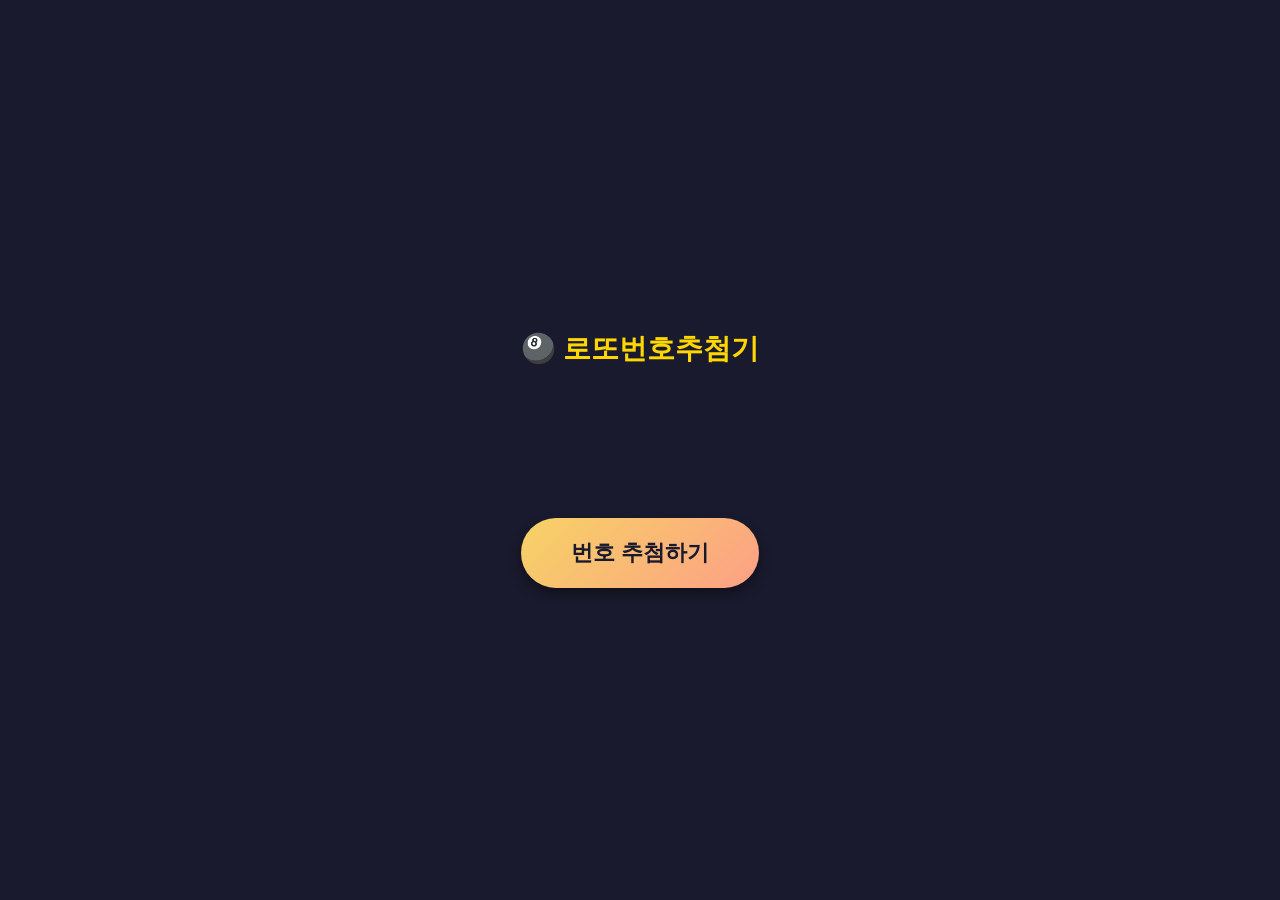
<file: lotto/index.html>
<!DOCTYPE html>
<html>
<head>
  <base target="_top">
  <meta charset="UTF-8">
  <title>로또번호생성기</title>
  
  <!-- 모바일 웹앱 설정 -->
 <meta name="theme-color" content="#7C3AED">
 <meta name="mobile-web-app-capable" content="yes">
 <meta name="apple-mobile-web-app-capable" content="yes">
 <meta name="apple-mobile-web-app-title" content="로또번호생성기">
 <meta name="apple-mobile-web-app-status-bar-style" content="default">

 <!-- 파비콘 / 앱 아이콘 -->
 <link rel="icon" href="logo.png">
 <link rel="apple-touch-icon" href="logo.png">

  <style>
    /* 전체 배경 설정 - 어두운 색 */
    body {
      background-color: #1a1a2e;
      color: white;
      font-family: 'Arial', sans-serif;
      display: flex;
      flex-direction: column;
      align-items: center;      /* 가로 가운데 정렬 */
      justify-content: center;  /* 세로 가운데 정렬 */
      min-height: 100vh;
      margin: 0;
      padding: 20px;
      box-sizing: border-box;
      text-align: center;
    }

    /* 제목 스타일 */
    h1 {
      font-size: 28px;
      margin-bottom: 30px;
      color: #ffd700; /* 금색 느낌 */
    }

    /* 로또 번호 ball들이 들어갈 영역 */
    #numArea {
      display: flex;
      gap: 15px;
      flex-wrap: wrap;          /* 화면이 작으면 자동 줄바꿈 */
      justify-content: center;
      margin-bottom: 40px;
      min-height: 80px;
    }

    /* 번호 ball 기본 모양 (동그라미) */
    .ball-num {
      width: 60px;1
      height: 60px;
      border-radius: 50%;       /* 완전한 원 모양 */
      display: flex;
      align-items: center;
      justify-content: center;
      font-size: 22px;
      font-weight: bold;
      color: #1a1a2e;           /* 배경이 밝으니 글씨는 어둡게 */
      box-shadow: 0 4px 8px rgba(0,0,0,0.4); /* 입체감 있는 그림자 */
      animation: ball-appearance 0.4s ease;
    }

    /* ball이 하나씩 나타나는 애니메이션 */
    @keyframes ball-appearance {
      from { transform: scale(0); opacity: 0; }
      to { transform: scale(1); opacity: 1; }
    }

    /* 번호 범위별 색깔 지정 */
    .color-yellow { background-color: #ffe066; } /* 1~10 */
    .color-blue { background-color: #4dabf7; } /* 11~20 */
    .color-red { background-color: #ff6b6b; } /* 21~30 */
    .color-gray { background-color: #ced4da; } /* 31~40 */
    .color-green { background-color: #69db7c; } /* 41~45 */

    /* 추첨 버튼 스타일 - 크고 누르기 쉽게 */
    #clickBtn {
      font-size: 22px;
      font-weight: bold;
      padding: 20px 50px;
      border: none;
      border-radius: 50px;      /* 둥근 알약 모양 버튼 */
      background: linear-gradient(135deg, #f6d365, #fda085);
      color: #1a1a2e;
      cursor: pointer;
      box-shadow: 0 6px 12px rgba(0,0,0,0.4);
      transition: transform 0.15s ease; /* 눌렀을 때 부드러운 느낌 */
    }

    /* 버튼을 누르는 순간(active) 살짝 작아지는 효과 */
    #clickBtn:active {
      transform: scale(0.95);
    }

    /* 모바일 화면 대응 - ball 크기와 버튼 크기 살짝 축소 */
    @media (max-width: 400px) {
      .ball-num {
        width: 50px;
        height: 50px;
        font-size: 18px;
      }
      #clickBtn {
        font-size: 18px;
        padding: 16px 36px;
      }
    }
  </style>
</head>
<body>
<!-- 제목구간 -->
  <h1>🎱 로또번호추첨기</h1>

  <!-- 추첨된 번호 ball들이 표시될 영역 -->
  <div id="numArea"></div>

  <!-- 클릭하면 번호를 추첨하는 버튼 -->
  <button id="clickBtn" onclick="lottoDraw()">번호 추첨하기</button>

  <script>
    // 번호 범위에 따라 색깔 클래스를 반환해주는 함수
    function getColorClass(num) {
      if (num <= 10) return 'color-yellow';        // 1~10
      if (num <= 20) return 'color-blue';        // 11~20
      if (num <= 30) return 'color-red';        // 21~30
      if (num <= 40) return 'color-gray';        // 31~40
      return 'color-green';                        // 41~45
    }

    // 1~45 사이에서 중복 없는 num 6개를 뽑는 함수
    function lottoGenerator() {
      const numList = new Set(); // Set을 쓰면 중복된 num가 자동으로 걸러짐

      // 6개가 채워질 때까지 랜덤 num를 계속 뽑음
      while (numList.size < 6) {
        const randomNum = Math.floor(Math.random() * 45) + 1; // 1~45 사이 정수
        numList.add(randomNum);
      }

      // Set을 배열로 바꾸고 오름차순으로 정렬
      return Array.from(numList).sort((a, b) => a - b);
    }

    // 버튼 클릭 시 실행되는 메인 함수
    function lottoDraw() {
      const numArea = document.getElementById('numArea');
      numArea.innerHTML = ''; // 이전에 뽑았던 번호 지우기

      const selectedNums = lottoGenerator(); // 새로운 번호 6개 뽑기

      // 뽑힌 번호를 하나씩 화면에 ball 모양으로 추가
      selectedNums.forEach(function(num, index) {
        const ball = document.createElement('div');
        ball.className = 'ball-num ' + getColorClass(num); // 기본 모양 + 색깔 클래스
        ball.textContent = num;

        // ball이 하나씩 순서대로 나타나도록 살짝 시간차를 줌
        ball.style.animationDelay = (index * 0.1) + 's';

        numArea.appendChild(ball);
      });
    }
  </script>

</body>
</html>
</file>
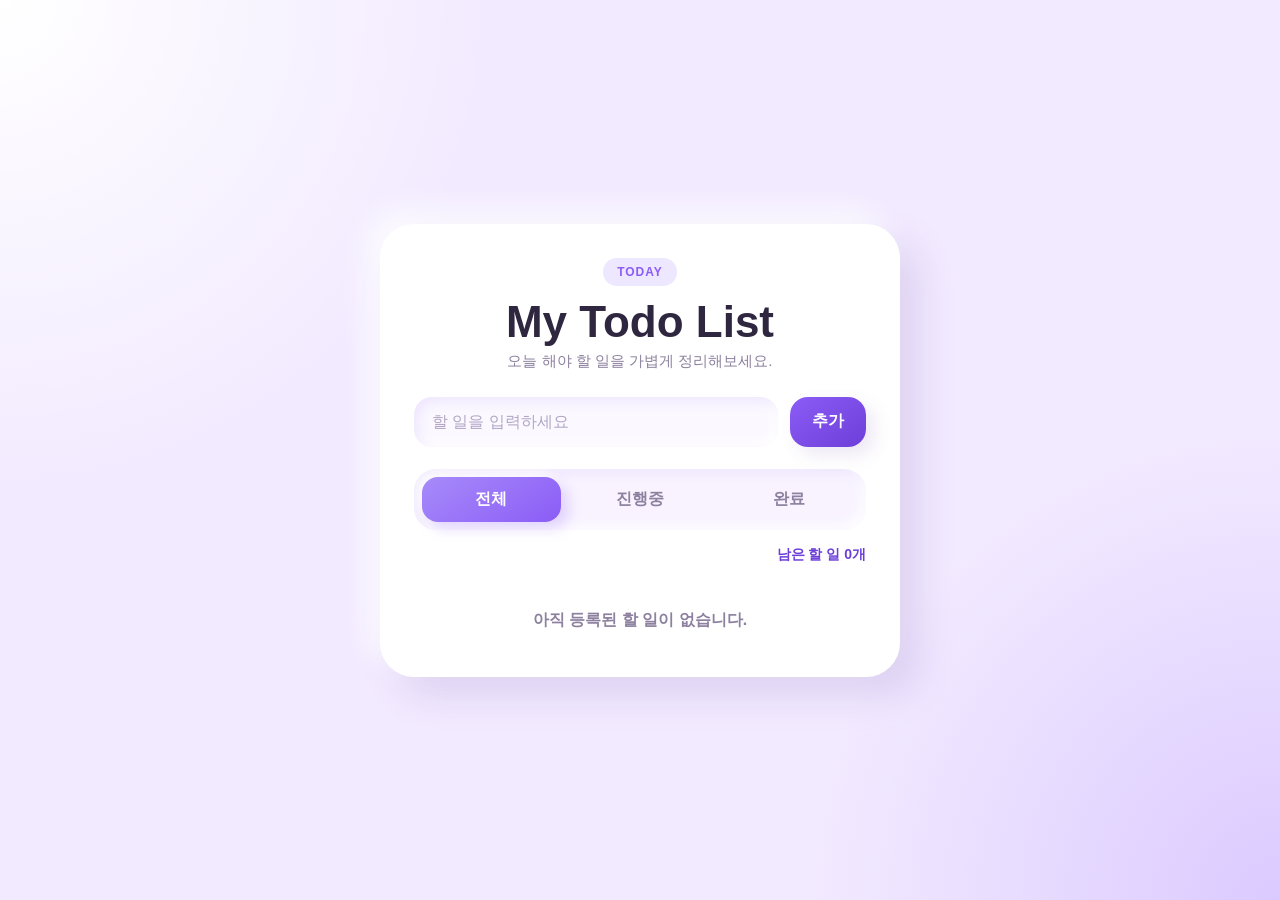
<file: todo-clay-app/index.html>
<!DOCTYPE html>
<html lang="ko">
<head>
  <meta charset="UTF-8" />
  <meta name="viewport" content="width=device-width, initial-scale=1.0" />
  <title>Clay Todo List</title>
  <link rel="stylesheet" href="./css/style.css" />
</head>
<body>
  <main class="app">
    <section class="todo-card" aria-labelledby="app-title">
      <div class="app-header">
        <span class="badge">TODAY</span>
        <h1 id="app-title">My Todo List</h1>
        <p>오늘 해야 할 일을 가볍게 정리해보세요.</p>
      </div>

      <form class="todo-form" id="todoForm">
        <label class="sr-only" for="todoInput">할 일 입력</label>
        <input
          type="text"
          id="todoInput"
          placeholder="할 일을 입력하세요"
          autocomplete="off"
        />
        <button type="submit">추가</button>
      </form>

      <div class="filter-tabs" role="tablist" aria-label="할 일 필터">
        <button type="button" class="tab active" data-filter="all">전체</button>
        <button type="button" class="tab" data-filter="active">진행중</button>
        <button type="button" class="tab" data-filter="completed">완료</button>
      </div>

      <div class="todo-info">
        <span id="leftCount">남은 할 일 0개</span>
      </div>

      <ul class="todo-list" id="todoList" aria-live="polite"></ul>

      <p class="empty-message" id="emptyMessage">아직 등록된 할 일이 없습니다.</p>
    </section>
  </main>

  <script src="./js/app.js"></script>
</body>
</html>
</file>
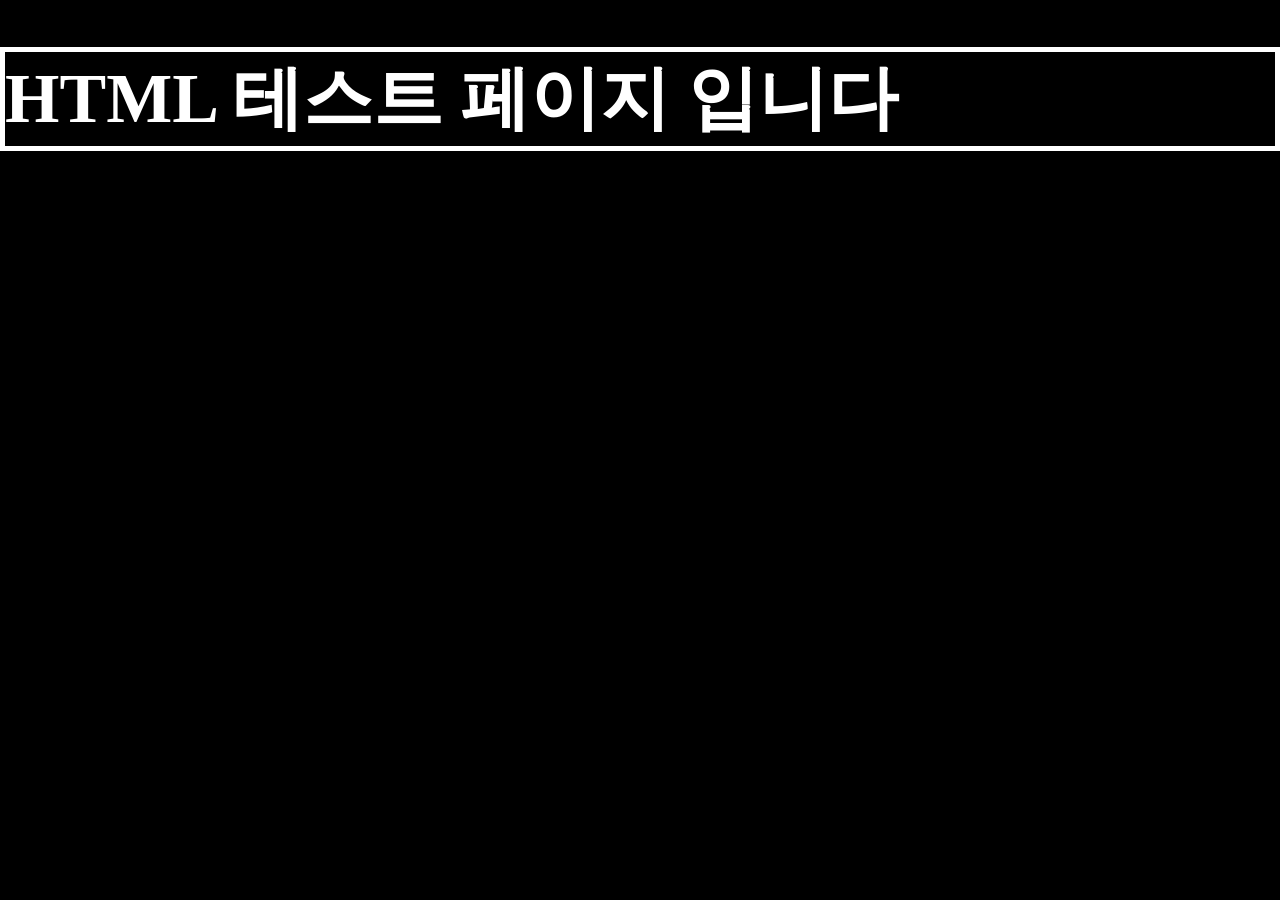
<file: todo-clay-app/ex_test.html>
<!DOCTYPE html>
<html lang="en">
<head>
    <meta charset="UTF-8">
    <meta http-equiv="X-UA-Compatible" content="IE=edge">
    <meta name="viewport" content="width=device-width, initial-scale=1.0">
    <title>Document</title>
</head>
<body>
    <h1>HTML 테스트 페이지 입니다 </h1>
    <style>
        body {background-color: black;
        margin: 0;
    padding: 0;}
        h1 {border: 5px solid #fff;
            font-size: 70px;
        color: #fff;}
        

    </style>
</body>
</html>
</file>
<file: todo-clay-app/css/style.css>
:root {
  --bg: #f2eaff;
  --card: #ffffff;
  --primary: #8b5cf6;
  --primary-dark: #6d3fd8;
  --primary-light: #ede7ff;
  --text: #2f2740;
  --muted: #8d819f;
  --line: #eee7f7;
  --danger: #ff6b8a;
  --shadow-main: 18px 18px 36px rgba(128, 94, 180, 0.18),
                 -12px -12px 30px rgba(255, 255, 255, 0.9);
  --shadow-soft: 8px 8px 18px rgba(128, 94, 180, 0.14),
                 -6px -6px 16px rgba(255, 255, 255, 0.85);
}

* {
  box-sizing: border-box;
  margin: 0;
  padding: 0;
}

body {
  min-height: 100vh;
  font-family: -apple-system, BlinkMacSystemFont, "Segoe UI", sans-serif;
  color: var(--text);
  background:
    radial-gradient(circle at top left, #ffffff 0, transparent 32%),
    radial-gradient(circle at bottom right, #dbcaff 0, transparent 30%),
    var(--bg);
}

button,
input {
  font: inherit;
}

button {
  border: 0;
  cursor: pointer;
}

.app {
  width: 100%;
  min-height: 100vh;
  display: flex;
  align-items: center;
  justify-content: center;
  padding: 32px 18px;
}

.todo-card {
  width: min(100%, 520px);
  padding: 34px;
  background: var(--card);
  border-radius: 34px;
  box-shadow: var(--shadow-main);
}

.app-header {
  margin-bottom: 26px;
  text-align: center;
}

.badge {
  display: inline-flex;
  align-items: center;
  justify-content: center;
  padding: 7px 14px;
  margin-bottom: 14px;
  border-radius: 999px;
  color: var(--primary);
  background: var(--primary-light);
  font-size: 12px;
  font-weight: 800;
  letter-spacing: 0.08em;
}

.app-header h1 {
  margin-bottom: 8px;
  font-size: clamp(30px, 7vw, 44px);
  line-height: 1;
  color: var(--text);
}

.app-header p {
  color: var(--muted);
  font-size: 15px;
}

.todo-form {
  display: flex;
  gap: 12px;
  margin-bottom: 22px;
}

.todo-form input {
  flex: 1;
  min-width: 0;
  padding: 16px 18px;
  border: 0;
  outline: none;
  border-radius: 18px;
  color: var(--text);
  background: #fbf8ff;
  box-shadow: inset 5px 5px 12px rgba(138, 92, 246, 0.1),
              inset -5px -5px 12px rgba(255, 255, 255, 0.9);
}

.todo-form input::placeholder {
  color: #b2a6c5;
}

.todo-form input:focus {
  box-shadow: inset 5px 5px 12px rgba(138, 92, 246, 0.13),
              inset -5px -5px 12px rgba(255, 255, 255, 0.95),
              0 0 0 3px rgba(139, 92, 246, 0.16);
}

.todo-form button {
  padding: 0 22px;
  border-radius: 18px;
  color: #fff;
  background: linear-gradient(145deg, var(--primary), var(--primary-dark));
  box-shadow: var(--shadow-soft);
  font-weight: 800;
  transition: transform 0.2s ease, box-shadow 0.2s ease, filter 0.2s ease;
}

.todo-form button:hover {
  transform: translateY(-3px);
  filter: brightness(1.04);
  box-shadow: 10px 12px 22px rgba(109, 63, 216, 0.28);
}

.filter-tabs {
  display: grid;
  grid-template-columns: repeat(3, 1fr);
  gap: 10px;
  padding: 8px;
  margin-bottom: 16px;
  border-radius: 22px;
  background: #f8f3ff;
  box-shadow: inset 5px 5px 12px rgba(138, 92, 246, 0.08),
              inset -5px -5px 12px rgba(255, 255, 255, 0.9);
}

.tab {
  padding: 12px 8px;
  border-radius: 16px;
  color: var(--muted);
  background: transparent;
  font-weight: 800;
  transition: background 0.2s ease, color 0.2s ease, transform 0.2s ease;
}

.tab:hover {
  color: var(--primary);
  transform: translateY(-2px);
}

.tab.active {
  color: #fff;
  background: linear-gradient(145deg, #a78bfa, var(--primary));
  box-shadow: 7px 7px 14px rgba(139, 92, 246, 0.22),
              -5px -5px 12px rgba(255, 255, 255, 0.9);
}

.todo-info {
  display: flex;
  justify-content: flex-end;
  margin-bottom: 14px;
  color: var(--primary-dark);
  font-size: 14px;
  font-weight: 800;
}

.todo-list {
  list-style: none;
  display: grid;
  gap: 12px;
}

.todo-item {
  display: flex;
  align-items: center;
  gap: 12px;
  padding: 15px;
  border-radius: 22px;
  background: #fff;
  box-shadow: var(--shadow-soft);
  animation: pop 0.22s ease;
}

.todo-item input[type="checkbox"] {
  width: 20px;
  height: 20px;
  accent-color: var(--primary);
  cursor: pointer;
}

.todo-text {
  flex: 1;
  word-break: break-all;
  font-size: 16px;
  font-weight: 700;
}

.todo-item.completed .todo-text {
  color: #aaa0b7;
  text-decoration: line-through;
  text-decoration-thickness: 2px;
}

.delete-btn {
  width: 38px;
  height: 38px;
  flex-shrink: 0;
  border-radius: 14px;
  color: #fff;
  background: linear-gradient(145deg, #ff8ca3, var(--danger));
  box-shadow: 6px 6px 14px rgba(255, 107, 138, 0.24);
  font-weight: 900;
  transition: transform 0.2s ease, filter 0.2s ease;
}

.delete-btn:hover {
  transform: translateY(-3px) rotate(4deg);
  filter: brightness(1.05);
}

.empty-message {
  display: none;
  padding: 32px 16px 12px;
  color: var(--muted);
  text-align: center;
  font-weight: 700;
}

.empty-message.show {
  display: block;
}

.sr-only {
  position: absolute;
  width: 1px;
  height: 1px;
  padding: 0;
  margin: -1px;
  overflow: hidden;
  clip: rect(0, 0, 0, 0);
  white-space: nowrap;
  border: 0;
}

@keyframes pop {
  from {
    opacity: 0;
    transform: scale(0.96) translateY(8px);
  }
  to {
    opacity: 1;
    transform: scale(1) translateY(0);
  }
}

@media (max-width: 520px) {
  .todo-card {
    padding: 26px 20px;
    border-radius: 28px;
  }

  .todo-form {
    flex-direction: column;
  }

  .todo-form button {
    height: 52px;
  }

  .filter-tabs {
    gap: 6px;
  }

  .tab {
    font-size: 14px;
  }
}
</file>
